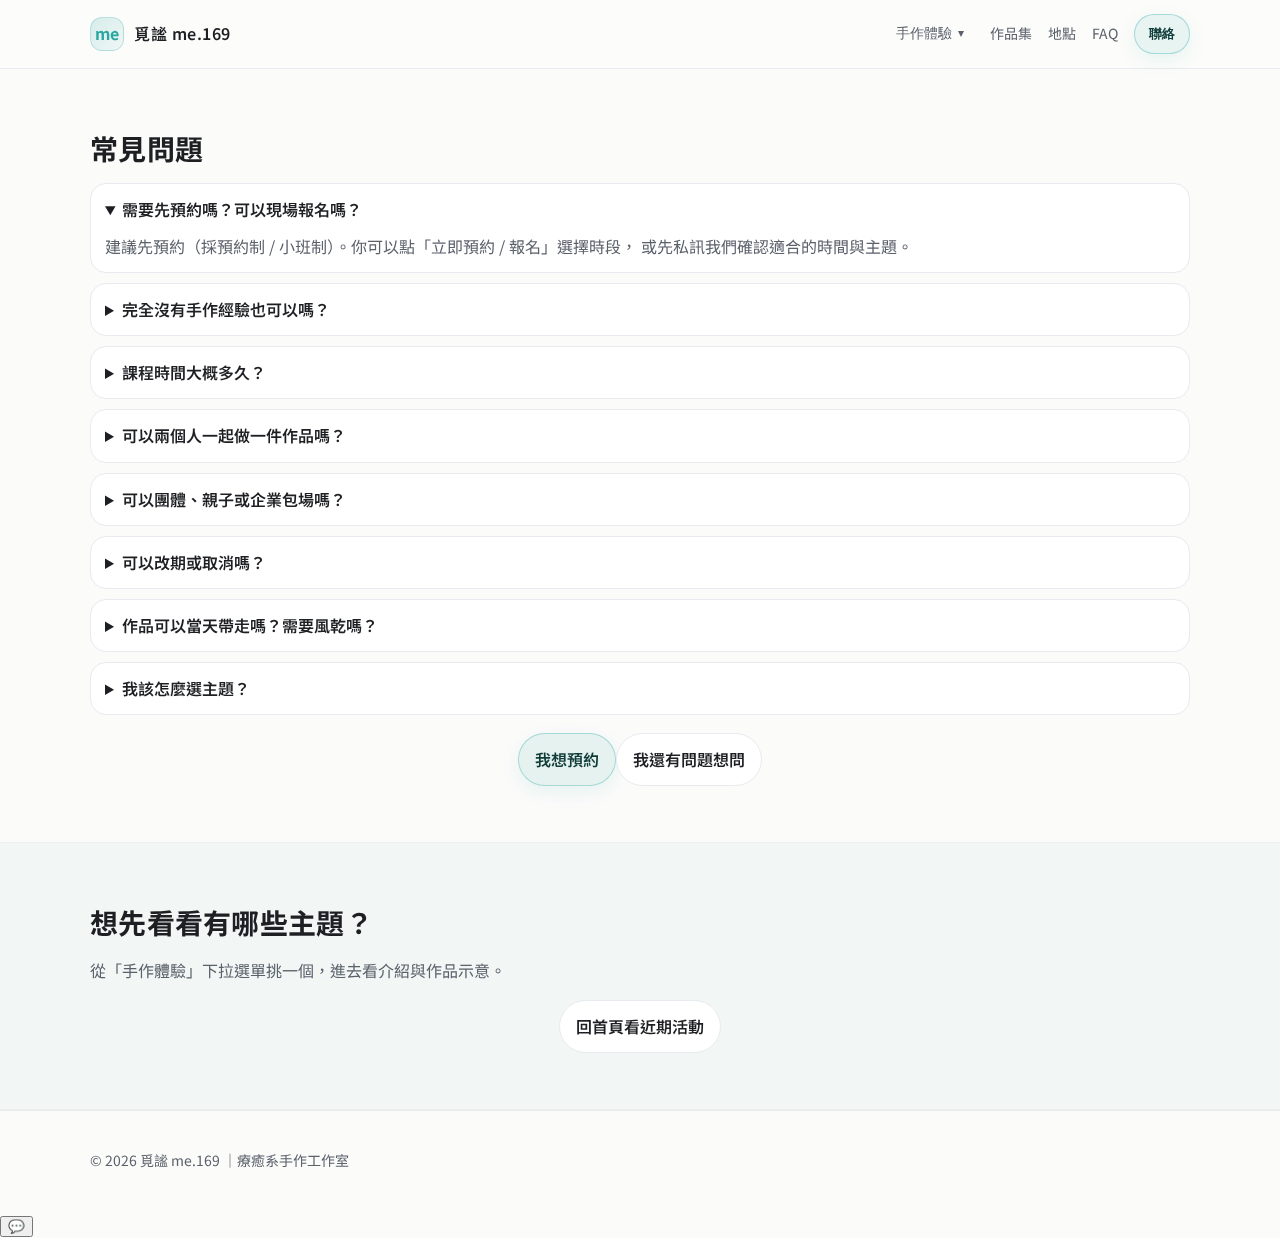
<file: pages/faq.html>
<!doctype html>
<html lang="zh-Hant">
<head>
  <meta charset="utf-8" />
  <meta name="viewport" content="width=device-width,initial-scale=1" />
  <title>FAQ｜覓謐 me.169</title>
  <meta name="description" content="覓謐 me.169 常見問題：預約方式、課程難度、團體包場、改期規則與注意事項。" />

  <link rel="preconnect" href="https://fonts.googleapis.com">
  <link rel="preconnect" href="https://fonts.gstatic.com" crossorigin>
  <link href="https://fonts.googleapis.com/css2?family=Inter:wght@400;500;600&family=Noto+Sans+TC:wght@300;400;500;600&display=swap" rel="stylesheet">

  <link rel="stylesheet" href="../css/styles.css" />
</head>

<body>
  <header class="site-header" id="top">
    <div class="container header-inner">
      <a class="brand" href="../index.html" aria-label="回到首頁">
        <span class="brand-mark">me</span>
        <span class="brand-name">覓謐 me.169</span>
      </a>

      <nav class="nav" aria-label="主選單">
        <div class="dropdown" id="craftDropdown">
          <button class="dropbtn" id="craftBtn" type="button" aria-haspopup="true" aria-expanded="false">
            手作體驗
            <span class="chev" aria-hidden="true">▾</span>
          </button>

          <div class="menu" id="craftMenu" role="menu" aria-label="手作體驗選單">
            <a role="menuitem" href="./pet-house.html">寵物窩</a>
            <a role="menuitem" href="./chubby-bag.html">胖寶包</a>
            <a role="menuitem" href="./cloud-pillow.html">雲朵抱枕</a>
            <a role="menuitem" href="./fluid-art.html">流體藝術</a>
            <a role="menuitem" href="./alcohol-ink.html">酒精墨水</a>
            <a role="menuitem" href="./crystal-art.html">水晶掛畫</a>
            <a role="menuitem" href="./gold-foil.html">金箔畫</a>
            <a role="menuitem" href="./drum.html">空靈鼓</a>
            <a role="menuitem" href="./dot-mandala.html">點點曼陀羅</a>
            <a role="menuitem" href="./ocean-diy.html">海洋手作</a>
          </div>
        </div>

        <a href="../index.html#gallery">作品集</a>
        <a href="../index.html#location">地點</a>
        <a href="./faq.html" aria-current="page">FAQ</a>
        <button class="btn btn-small js-open-contact" type="button">聯絡</button>
      </nav>

      <button class="nav-toggle" id="navToggle" aria-label="開啟選單" aria-expanded="false">
        <span></span><span></span><span></span>
      </button>
    </div>

    <div class="mobile-nav" id="mobileNav" hidden>
      <button class="mobile-accordion" id="mobileCraftToggle" type="button" aria-expanded="false">
        手作體驗
        <span class="chev" aria-hidden="true">▾</span>
      </button>

      <div class="mobile-subnav" id="mobileCraftMenu" hidden>
        <a href="./pet-house.html">寵物窩</a>
        <a href="./chubby-bag.html">胖寶包</a>
        <a href="./cloud-pillow.html">雲朵抱枕</a>
        <a href="./fluid-art.html">流體藝術</a>
        <a href="./alcohol-ink.html">酒精墨水</a>
        <a href="./crystal-art.html">水晶掛畫</a>
        <a href="./gold-foil.html">金箔畫</a>
        <a href="./drum.html">空靈鼓</a>
        <a href="./dot-mandala.html">點點曼陀羅</a>
        <a href="./ocean-diy.html">海洋手作</a>
      </div>

      <a href="../index.html#gallery">作品集</a>
      <a href="../index.html#location">地點</a>
      <a href="./faq.html" aria-current="page">FAQ</a>
      <button class="mobile-link js-open-contact" type="button">聯絡</button>
    </div>
  </header>

  <main>
    <!-- FAQ -->
    <section class="section" id="faq">
      <div class="container">
        <div class="section-head">
          <h2>常見問題</h2>
        </div>

        <div class="faq">
          <details open>
            <summary>需要先預約嗎？可以現場報名嗎？</summary>
            <p>
              建議先預約（採預約制 / 小班制）。你可以點「立即預約 / 報名」選擇時段，
              或先私訊我們確認適合的時間與主題。
            </p>
          </details>

          <details>
            <summary>完全沒有手作經驗也可以嗎？</summary>
            <p>
              可以。課程會一步一步帶你做，重點是放鬆和享受過程，
              你只要來就好（材料與工具都會準備）。
            </p>
          </details>

          <details>
            <summary>課程時間大概多久？</summary>
            <p>
              依主題不同，多數約 60–120 分鐘。若是團體/包場或客製內容，會在預約時一起確認。
            </p>
          </details>

          <details>
            <summary>可以兩個人一起做一件作品嗎？</summary>
            <p>
              可以（視主題與尺寸而定）。如果你希望「一起完成一件」，預約時跟我們說，
              我們會建議最適合的主題與方式。
            </p>
          </details>

          <details>
            <summary>可以團體、親子或企業包場嗎？</summary>
            <p>
              可以。人數、主題、時間都能討論；也可以規劃「療癒放鬆」取向的活動流程。
              建議先私訊：日期範圍、預估人數、想做的主題、地點（台中/板橋/到府）。
            </p>
          </details>

          <details>
            <summary>可以改期或取消嗎？</summary>
            <p>
              可以，但會依你們的排程與材料準備狀況而定。建議你把改期/取消規則寫成一句清楚的版本：
              例如「課前 X 天可免費改期一次」之類（之後你再改成你真正的規則）。
            </p>
          </details>

          <details>
            <summary>作品可以當天帶走嗎？需要風乾嗎？</summary>
            <p>
              多數作品可當天帶走；若有需要風乾/定型的主題，我們會在課堂中提醒並提供保護包裝方式。
            </p>
          </details>

          <details>
            <summary>我該怎麼選主題？</summary>
            <p>
              如果你想「放空療癒」：海洋手作 / 流體藝術 很適合。<br/>
              如果你想「有成就感、實用」：寵物窩 / 胖寶包 / 雲朵抱枕 很適合。<br/>
              不確定也沒關係，直接私訊「你喜歡的風格/顏色/想做給誰」，我會幫你推薦。
            </p>
          </details>
        </div>

        <div class="center" style="margin-top:18px;">
          <a class="btn" href="https://portaly.cc/mimime.169" target="_blank" rel="noreferrer">
            我想預約
          </a>
          <a class="btn btn-ghost" href="../index.html#contact">
            我還有問題想問
          </a>
        </div>
      </div>
    </section>

    <!-- 也可以補一個輕量 CTA（可選） -->
    <section class="section soft-bg" id="next">
      <div class="container">
        <div class="section-head">
          <h2>想先看看有哪些主題？</h2>
          <p>從「手作體驗」下拉選單挑一個，進去看介紹與作品示意。</p>
        </div>

        <div class="center">
          <a class="btn btn-ghost" href="../index.html#gallery">回首頁看近期活動</a>
        </div>
      </div>
    </section>
  </main>

  <footer class="site-footer">
    <div class="container footer-inner">
       <p>© <span id="year"></span> 覓謐 me.169 ｜療癒系手作工作室</p>
    </div>
    </footer>
  <!-- Contact Bubble (右下角訊息泡泡) -->
  <div class="contact-bubble" id="contactBubble">
    <button class="bubble-fab" id="bubbleFab" type="button" aria-label="開啟聯絡資訊" aria-expanded="false">
      💬
    </button>

    <div class="bubble-panel" id="bubblePanel" role="dialog" aria-modal="false" aria-label="聯絡資訊" hidden>
      <div class="bubble-head">
        <div class="bubble-title">聯絡我</div>
        <button class="bubble-close" id="bubbleClose" type="button" aria-label="關閉">✕</button>
      </div>

      <div class="bubble-body">
        <p class="bubble-desc">想預約、合作或詢問主題，都可以從這裡找到我。</p>

        <a class="bubble-link" href="https://www.instagram.com/mimime.169/" target="_blank" rel="noreferrer">
          <span class="bubble-ico">IG</span>
          <span>Instagram 私訊</span>
          <span class="bubble-arrow">↗</span>
        </a>

        <a class="bubble-link" href="#" target="_blank" rel="noreferrer" aria-disabled="true">
          <span class="bubble-ico">LINE</span>
          <span>LINE（準備中）</span>
          <span class="bubble-arrow">↗</span>
        </a>
      </div>
    </div>
  </div>

  <script src="../js/main.js"></script>
</body>
</html>
</file>
<file: css/styles.css>
:root{
  --bg:#fbfbfa;
  --soft:#f2f7f6;
  --card:#ffffff;
  --text:#1d1f22;
  --muted:#5b616b;
  --brand:#2aa7a0;
  --line:#e7eaee;
  --shadow: 0 10px 30px rgba(0,0,0,.06);
  --radius: 18px;
}

*{ box-sizing:border-box; }
html{ scroll-behavior:smooth; }
body{
  margin:0;
  font-family: "Noto Sans TC", "Inter", system-ui, -apple-system, Segoe UI, Roboto, sans-serif;
  color:var(--text);
  background:var(--bg);
  line-height:1.7;
}

img{ max-width:100%; display:block; }
a{ color:inherit; text-decoration:none; }
.container{
  width:min(1100px, calc(100% - 40px));
  margin:0 auto;
}

/* Header */
.site-header{
  position:sticky;
  top:0;
  z-index:999; /* ✅ 保證 header 在最上層 */
  backdrop-filter:saturate(180%) blur(10px);
  background:rgba(251,251,250,.85);
  border-bottom:1px solid var(--line);
}
.header-inner{
  display:flex;
  align-items:center;
  justify-content:space-between;
  padding:14px 0;
  gap:16px;
}
.brand{
  display:flex;
  align-items:center;
  gap:10px;
  font-weight:600;
}
.brand-mark{
  width:34px;height:34px;
  border-radius:12px;
  display:grid;place-items:center;
  background:linear-gradient(135deg, rgba(42,167,160,.18), rgba(42,167,160,.06));
  border:1px solid rgba(42,167,160,.25);
  color:var(--brand);
  font-weight:700;
}
.brand-name{ letter-spacing:.5px; }

.nav{
  display:flex;
  align-items:center;
  gap:16px;
  font-size:14px;
}
.nav a{ color:var(--muted); }
.nav a:hover{ color:var(--text); }

.nav-toggle{
  display:none;
  width:42px;height:42px;
  border:1px solid var(--line);
  border-radius:14px;
  background:var(--card);
}
.nav-toggle span{
  display:block;
  width:18px;height:2px;
  background:var(--text);
  margin:5px auto;
  border-radius:2px;
}

/* Mobile nav (only shown on small screens, when opened) */
.mobile-nav{
  display:none;
  border-top:1px solid var(--line);
  padding:10px 20px 16px;
  gap:10px;
}
.mobile-nav a{
  padding:10px 12px;
  border-radius:14px;
  border:1px solid var(--line);
  background:var(--card);
  color:var(--muted);
}

/* Buttons */
.btn{
  display:inline-flex;
  align-items:center;
  justify-content:center;
  gap:8px;
  padding:12px 16px;
  border-radius:999px;
  border:1px solid rgba(42,167,160,.35);
  background:rgba(42,167,160,.10);
  color:#0f3c39;
  font-weight:600;
  box-shadow: 0 6px 18px rgba(42,167,160,.10);
}
.btn:hover{ transform: translateY(-1px); }
.btn:active{ transform: translateY(0px); }

.btn-ghost{
  background:var(--card);
  border:1px solid var(--line);
  color:var(--text);
  box-shadow:none;
}
.btn-small{ padding:10px 14px; font-size:13px; }

/* ✅ Desktop dropdown (click-to-open) */
.dropdown{
  position:relative;
  display:inline-flex;
  align-items:center;
}

.dropbtn{
  border:0;
  background:transparent;
  color:var(--muted);
  font-size:14px;
  padding:10px 10px;
  border-radius:12px;
  cursor:pointer;
  display:inline-flex;
  align-items:center;
  gap:6px;
}

.dropbtn:hover{
  color:var(--text);
  background:rgba(0,0,0,.03);
}

.chev{
  font-size:12px;
  transform: translateY(-1px);
}

.menu{
  position:absolute;
  top:calc(100% + 10px);
  left:0;
  min-width:240px;
  background:var(--card);
  border:1px solid var(--line);
  border-radius:16px;
  box-shadow:var(--shadow);
  padding:8px;
  display:none;
  z-index:1000;           /* ✅ 在 header 之上 */
  pointer-events:auto;    /* ✅ 一定要可點 */
}

.menu.open{
  display:block;          /* ✅ 用 JS 控制展開 */
}

.menu a{
  display:block;
  padding:10px 10px;
  border-radius:12px;
  color:var(--muted);
  font-size:14px;
}

.menu a:hover{
  background: rgba(42,167,160,.10);
  color: var(--text);
}

/* Hero */
.hero{ padding:48px 0 24px; }
.hero-inner{
  display:grid;
  grid-template-columns: 1.1fr .9fr;
  gap:28px;
  align-items:center;
}
.pill{
  display:inline-flex;
  padding:8px 12px;
  border-radius:999px;
  background:rgba(42,167,160,.10);
  border:1px solid rgba(42,167,160,.18);
  color:#0f3c39;
  font-size:13px;
}
.hero h1{
  margin:14px 0 10px;
  font-size:44px;
  line-height:1.2;
  letter-spacing:.2px;
}
.lead{ color:var(--muted); font-size:16px; max-width:46ch; }
.hero-actions{ display:flex; gap:12px; margin-top:16px; flex-wrap:wrap; }

.hero-meta{
  display:grid;
  grid-template-columns:1fr 1fr;
  gap:12px;
  margin-top:18px;
}
.meta-card{
  border:1px solid var(--line);
  background:var(--card);
  border-radius:16px;
  padding:12px 14px;
}
.meta-title{ font-size:13px; color:var(--muted); }
.meta-text{ font-size:14px; margin-top:6px; }

.hero-visual{ position:relative; }
.image-card{
  border-radius:var(--radius);
  overflow:hidden;
  background:var(--card);
  border:1px solid var(--line);
  box-shadow:var(--shadow);
}
.image-card img{
  width:100%;
  height:420px;
  object-fit:cover;
}
.floating-tag{
  position:absolute;
  left:-10px;
  bottom:18px;
  background:var(--card);
  border:1px solid var(--line);
  border-radius:999px;
  padding:10px 12px;
  box-shadow:var(--shadow);
  font-weight:600;
  font-size:13px;
}
.floating-tag.alt{
  left:auto;
  right:-10px;
  bottom:68px;
  color:var(--brand);
}

/* Sections */
.section{ padding:56px 0; }
.soft-bg{ background:var(--soft); border-top:1px solid rgba(0,0,0,.03); border-bottom:1px solid rgba(0,0,0,.03); }

.section-head h2{ margin:0; font-size:28px; letter-spacing:.3px; }
.section-head p{ margin:10px 0 0; color:var(--muted); }

.grid{ display:grid; gap:14px; margin-top:18px; }
.cards-2{ grid-template-columns: repeat(2, 1fr); }

.card{
  background:var(--card);
  border:1px solid var(--line);
  border-radius:var(--radius);
  padding:16px;
  box-shadow: 0 6px 18px rgba(0,0,0,.03);
}
.card h3{ margin:0 0 8px; font-size:18px; }
.card p{ margin:0; color:var(--muted); }

.list{ margin:10px 0 0; padding-left:18px; color:var(--muted); }
.muted{ color:var(--muted); }
.small{ font-size:13px; }

.gallery{
  margin-top:18px;
  display:grid;
  grid-template-columns: repeat(3, 1fr);
  gap:10px;
}
.gallery img{
  border-radius:16px;
  border:1px solid var(--line);
  box-shadow: 0 6px 18px rgba(0,0,0,.03);
  height:220px;
  object-fit:cover;
  transition: transform .18s ease;
}
.gallery img:hover{ transform: translateY(-2px) scale(1.01); }

.center{ display:flex; justify-content:center; margin-top:16px; }

.faq details{
  background:var(--card);
  border:1px solid var(--line);
  border-radius:16px;
  padding:12px 14px;
  margin-top:10px;
}
.faq summary{ cursor:pointer; font-weight:600; }
.faq p{ margin:10px 0 0; color:var(--muted); }

.contact-grid{ grid-template-columns: 1fr 1fr; }
.stack{ display:grid; gap:10px; margin-top:10px; }

/* Footer */
.site-footer{ padding:24px 0; border-top:1px solid var(--line); }
.footer-inner{
  display:flex;
  justify-content:space-between;
  align-items:center;
  gap:12px;
  color:var(--muted);
  font-size:14px;
}

/* ✅ Mobile accordion */
.mobile-accordion{
  width:100%;
  display:flex;
  justify-content:space-between;
  align-items:center;
  padding:10px 12px;
  border-radius:14px;
  border:1px solid var(--line);
  background:var(--card);
  color:var(--muted);
  cursor:pointer;
  font-size:14px;
}
.mobile-subnav{
  display:grid;
  gap:8px;
  padding-left:6px;
}
.mobile-subnav a{
  padding:10px 12px;
  border-radius:14px;
  border:1px solid var(--line);
  background:var(--card);
  color:var(--muted);
}

/* Responsive */
@media (max-width: 980px){
  .hero-inner{ grid-template-columns: 1fr; }
  .image-card img{ height:320px; }
}
@media (max-width: 760px){
  .nav{ display:none; }
  .nav-toggle{ display:block; }
  .mobile-nav{ display:grid; }
  .cards-2, .contact-grid{ grid-template-columns: 1fr; }
  .gallery{ grid-template-columns: repeat(2, 1fr); }
  .hero h1{ font-size:34px; }
}

/* ===== 近期活動 / 精選分類 ===== */

.filters{
  display:flex;
  flex-wrap:wrap;
  gap:10px;
  margin:16px 0 18px;
}

.chip{
  border:1px solid rgba(0,0,0,.08);
  background:#fff;
  border-radius:999px;
  padding:8px 12px;
  font-size:14px;
  cursor:pointer;
  transition:transform .08s ease, background .2s ease, border-color .2s ease;
}

.chip:hover{ transform: translateY(-1px); }
.chip.is-active{
  background: rgba(154, 219, 214, .25);
  border-color: rgba(154, 219, 214, .65);
}

.activity-grid{
  display:grid;
  grid-template-columns: repeat(3, minmax(0, 1fr));
  gap:18px;
}

@media (max-width: 980px){
  .activity-grid{ grid-template-columns: repeat(2, minmax(0, 1fr)); }
}
@media (max-width: 640px){
  .activity-grid{ grid-template-columns: 1fr; }
}

.activity-card{
  text-align:left;
  border:1px solid rgba(0,0,0,.08);
  background:#fff;
  border-radius:16px;
  overflow:hidden;
  cursor:pointer;
  box-shadow: 0 10px 24px rgba(0,0,0,.06);
  transition: transform .12s ease, box-shadow .2s ease;
}

.activity-card:hover{
  transform: translateY(-2px);
  box-shadow: 0 14px 34px rgba(0,0,0,.09);
}

.activity-thumb{
  position:relative;
  aspect-ratio: 16 / 10;
  background: rgba(0,0,0,.04);
}

.activity-thumb img{
  width:100%;
  height:100%;
  object-fit:cover;
  display:block;
}

.activity-thumb .badge{
  position:absolute;
  left:12px;
  top:12px;
  padding:6px 10px;
  border-radius:999px;
  background: rgba(255,255,255,.88);
  border:1px solid rgba(0,0,0,.06);
  font-size:13px;
  backdrop-filter: blur(6px);
}

.activity-thumb .date{
  position:absolute;
  right:12px;
  top:12px;
  padding:6px 10px;
  border-radius:999px;
  background: rgba(255,255,255,.88);
  border:1px solid rgba(0,0,0,.06);
  font-size:13px;
  backdrop-filter: blur(6px);
}

.activity-meta{
  padding:12px 14px 14px;
}

.activity-title{
  font-weight: 600;
  font-size: 16px;
  margin-bottom: 4px;
}

.activity-sub{
  font-size: 14px;
  color: rgba(0,0,0,.62);
}

/* 精選分類 */
.featured{
  display:flex;
  flex-direction:column;
  gap:18px;
}

.featured-group{
  border:1px solid rgba(0,0,0,.08);
  background:#fff;
  border-radius:16px;
  padding:14px;
}

.featured-head{
  display:flex;
  align-items:baseline;
  justify-content:space-between;
  gap:12px;
  padding-bottom:10px;
  margin-bottom:12px;
  border-bottom:1px dashed rgba(0,0,0,.10);
}

.featured-head h3{
  margin:0;
  font-size:16px;
}

.mini-grid{
  display:grid;
  grid-template-columns: repeat(5, minmax(0, 1fr));
  gap:10px;
}

@media (max-width: 980px){
  .mini-grid{ grid-template-columns: repeat(3, minmax(0, 1fr)); }
}
@media (max-width: 640px){
  .mini-grid{ grid-template-columns: repeat(2, minmax(0, 1fr)); }
}

.mini-grid img{
  width:100%;
  aspect-ratio: 1 / 1;
  object-fit:cover;
  border-radius:12px;
  background: rgba(0,0,0,.04);
  border:1px solid rgba(0,0,0,.06);
}

/* Modal */
.modal{
  position:fixed;
  inset:0;
  display:none;
  z-index:999;
}

.modal.is-open{ display:block; }

.modal-backdrop{
  position:absolute;
  inset:0;
  background: rgba(0,0,0,.38);
}

.modal-panel{
  position:relative;
  width:min(980px, calc(100% - 28px));
  max-height: calc(100% - 28px);
  overflow:auto;
  margin: 14px auto;
  background:#fff;
  border-radius:18px;
  border:1px solid rgba(0,0,0,.08);
  box-shadow: 0 18px 60px rgba(0,0,0,.18);
  padding:16px;
}

.modal-close{
  position: sticky;
  top: 0;
  margin-left:auto;
  display:inline-flex;
  align-items:center;
  justify-content:center;
  width:36px;
  height:36px;
  border-radius:10px;
  border:1px solid rgba(0,0,0,.08);
  background:#fff;
  cursor:pointer;
}

.modal-head{ margin-top:6px; }
.modal-head h3{ margin:8px 0 6px; }
.modal-date{ margin:0 0 12px; color: rgba(0,0,0,.62); }

.modal-gallery{
  display:grid;
  grid-template-columns: repeat(3, minmax(0, 1fr));
  gap:10px;
}

@media (max-width: 860px){
  .modal-gallery{ grid-template-columns: repeat(2, minmax(0, 1fr)); }
}
@media (max-width: 520px){
  .modal-gallery{ grid-template-columns: 1fr; }
}

.modal-gallery img{
  width:100%;
  border-radius:14px;
  border:1px solid rgba(0,0,0,.06);
  background: rgba(0,0,0,.04);
}

/* ===== 精選分類 Accordion ===== */

.accordion{
  display:flex;
  flex-direction:column;
  gap:14px;
}

.acc-item{
  border:1px solid rgba(0,0,0,.08);
  background:#fff;
  border-radius:16px;
  overflow:hidden;
  box-shadow: 0 10px 24px rgba(0,0,0,.06);
}

.acc-summary{
  list-style:none;
  cursor:pointer;
  padding:14px 14px;
  display:flex;
  align-items:center;
  justify-content:space-between;
  gap:12px;
  user-select:none;
}

.acc-summary::-webkit-details-marker{ display:none; }

.acc-title{
  font-weight:600;
  font-size:16px;
}

.acc-meta{
  display:flex;
  align-items:center;
  gap:12px;
}

.acc-icon{
  display:inline-block;
  transition: transform .18s ease;
  opacity:.7;
}

.acc-item[open] .acc-icon{
  transform: rotate(180deg);
}

.acc-content{
  padding: 0 14px 14px;
  border-top:1px dashed rgba(0,0,0,.10);
}

.acc-item { scroll-margin-top: 110px; }
#featuredAccordion { scroll-margin-top: 110px; }

/* ===== 地點 Location ===== */

.location-wrap{
  display:grid;
  grid-template-columns: 1fr 1.2fr;
  gap:18px;
  align-items:start;
}

@media (max-width: 980px){
  .location-wrap{ grid-template-columns:1fr; }
}

.tabs{
  display:flex;
  gap:10px;
  flex-wrap:wrap;
  margin-bottom:12px;
}

.tab{
  border:1px solid rgba(0,0,0,.10);
  background:#fff;
  border-radius:999px;
  padding:10px 14px;
  cursor:pointer;
  transition: transform .12s ease, box-shadow .12s ease;
}

.tab:hover{
  transform: translateY(-1px);
  box-shadow: 0 10px 20px rgba(0,0,0,.06);
}

.tab.is-active{
  border-color: rgba(110, 214, 214, .55);
  box-shadow: 0 10px 22px rgba(110, 214, 214, .18);
}

.loc-panel{ display:none; }
.loc-panel.is-active{ display:block; }

.loc-row{
  display:grid;
  grid-template-columns: 64px 1fr;
  gap:10px;
  padding:10px 0;
  border-top:1px dashed rgba(0,0,0,.10);
}

.loc-row:first-of-type{ border-top:none; padding-top:0; }

.loc-label{
  font-weight:600;
  color: rgba(0,0,0,.65);
}

.loc-value{
  display:flex;
  align-items:center;
  gap:10px;
  flex-wrap:wrap;
}

.mini-btn{
  border:1px solid rgba(0,0,0,.10);
  background:#fff;
  border-radius:999px;
  padding:6px 10px;
  cursor:pointer;
  font-size: 13px;
}

.loc-actions{
  display:flex;
  gap:10px;
  flex-wrap:wrap;
  margin-top:12px;
}

.map-card iframe{
  width:100%;
  height:420px;
  border-radius:14px;
  overflow:hidden;
}

.map-head{
  display:flex;
  align-items:baseline;
  justify-content:space-between;
  margin-bottom:10px;
}

.map-title{ font-weight:700; }
</file>
